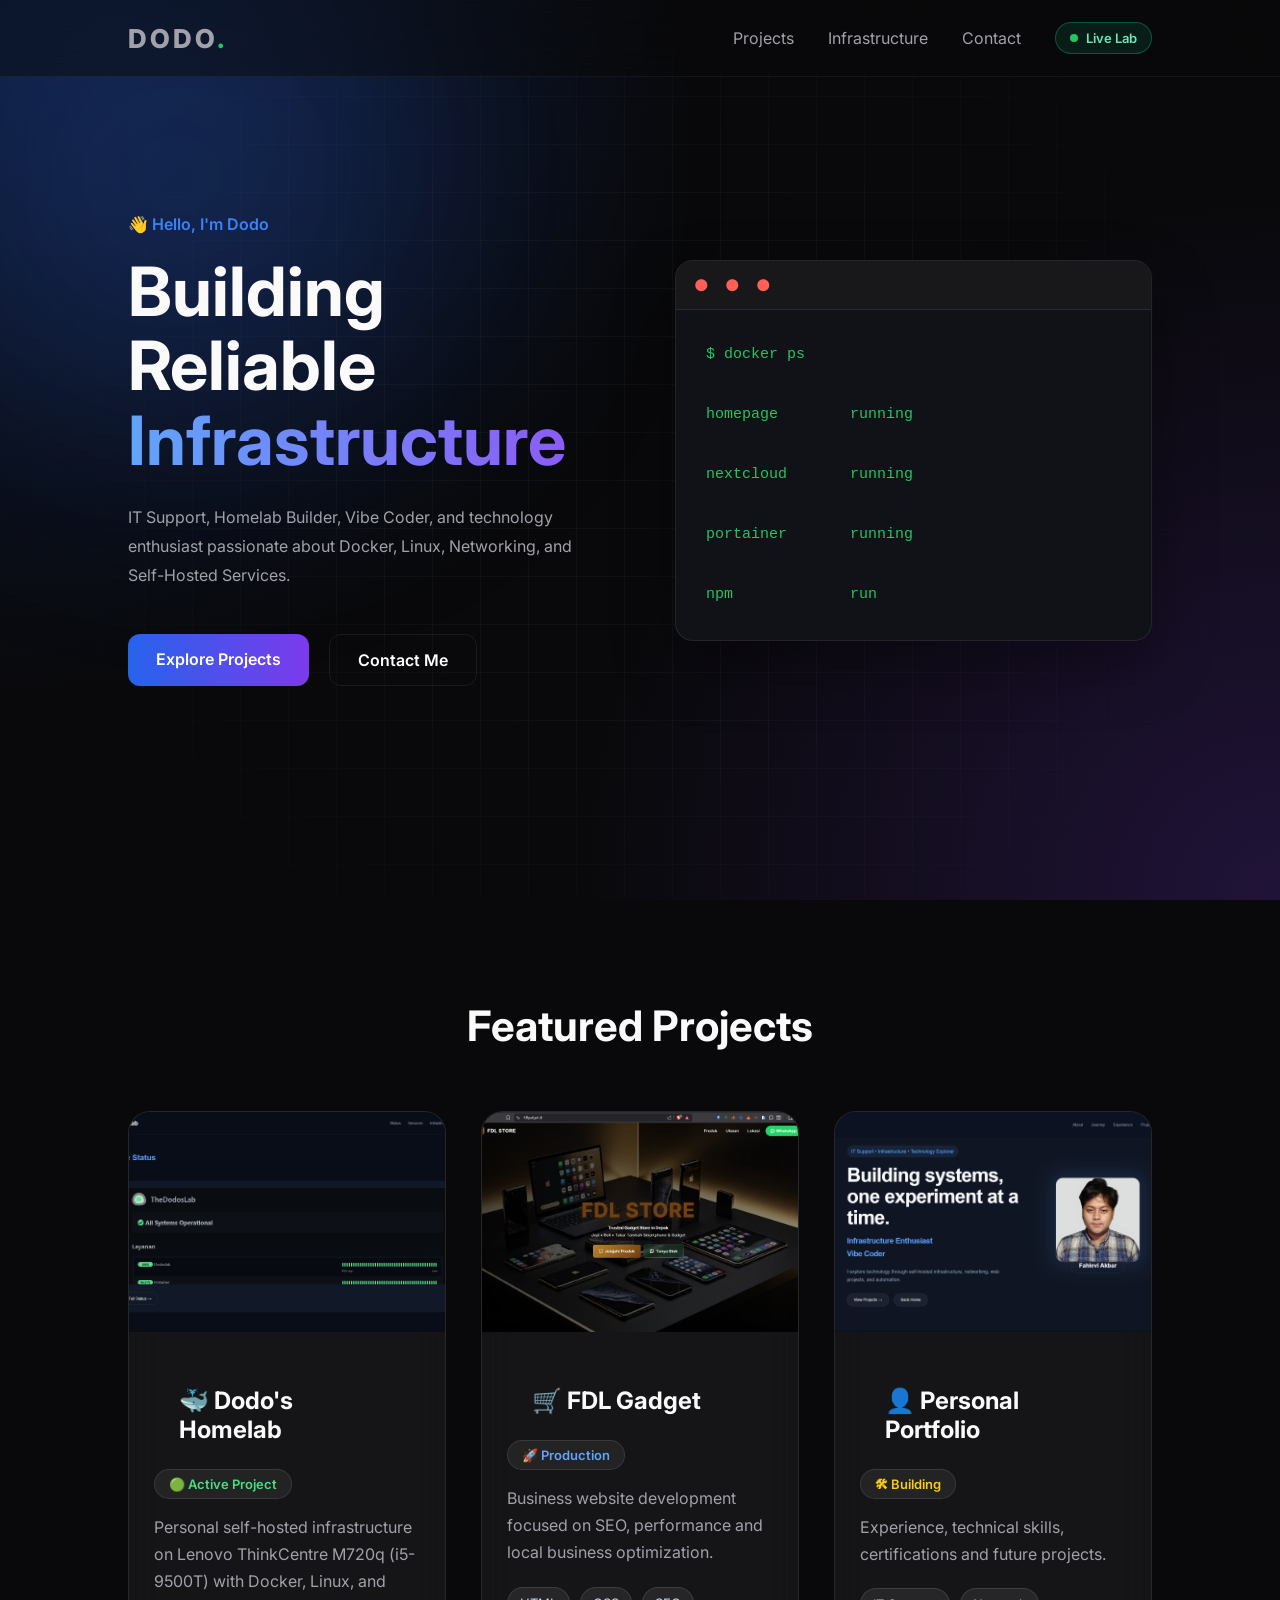
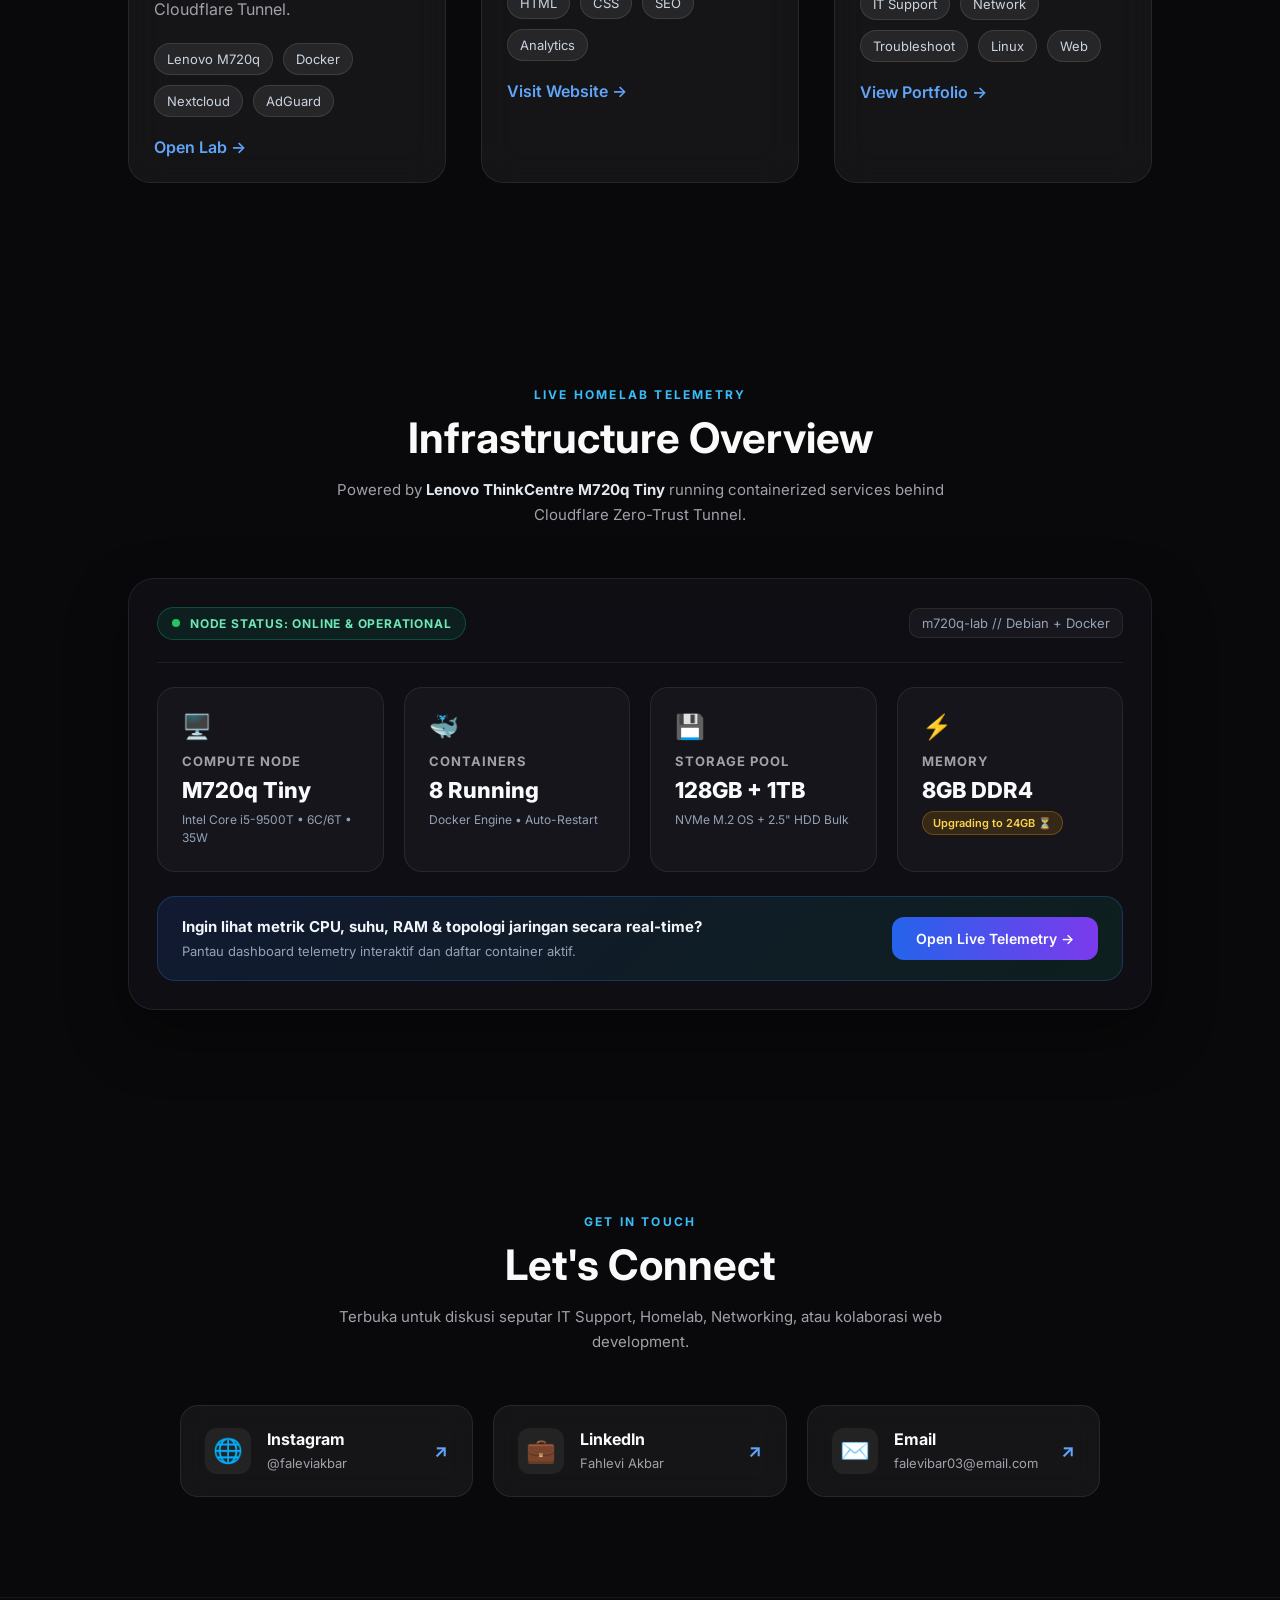
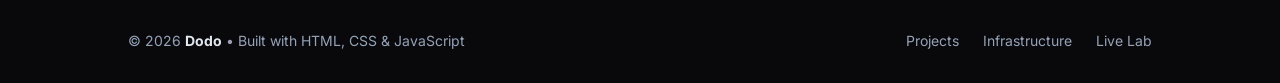
<file: index.html>
<!doctype html>
<html lang="en">
  <head>
    <meta charset="UTF-8" />
    <meta name="viewport" content="width=device-width, initial-scale=1.0" />

    <title>Dodo | Infrastructure Enthusiast</title>

    <meta
      name="description"
      content="IT Support, Homelab Builder, Infrastructure Enthusiast and Web Developer."
    />

    <link
      rel="icon"
      type="image/png"
      href="/favicon/favicon-96x96.png"
      sizes="96x96"
    />
    <link rel="icon" type="image/svg+xml" href="/favicon/favicon.svg" />
    <link rel="shortcut icon" href="/favicon/favicon.ico" />
    <link
      rel="apple-touch-icon"
      sizes="180x180"
      href="/favicon/apple-touch-icon.png"
    />
    <meta name="apple-mobile-web-app-title" content="TheDodos" />
    <link rel="manifest" href="/favicon/site.webmanifest" />

    <link rel="stylesheet" href="css/style.css" />

    <link rel="preconnect" href="https://fonts.googleapis.com" />
    <link rel="preconnect" href="https://fonts.gstatic.com" crossorigin />
    <link
      href="https://fonts.googleapis.com/css2?family=Inter:wght@300;400;500;600;700;800&display=swap"
      rel="stylesheet"
    />

    <link rel="stylesheet" href="https://unpkg.com/aos@2.3.4/dist/aos.css" />
  </head>

  <body>
    <div class="cursor-glow"></div>

    <!-- Background -->
    <div class="background"></div>

    <!-- Navbar -->
    <nav>
      <div class="logo">
        <a href="#">DODO<span class="logo-dot">.</span></a>
      </div>

      <ul>
        <li><a href="#projects">Projects</a></li>
        <li><a href="#infrastructure">Infrastructure</a></li>
        <li><a href="#contact">Contact</a></li>
        <li>
          <a href="homelab-public/index.html" class="nav-lab-pill">
            <span class="pulse-dot"></span> Live Lab
          </a>
        </li>
      </ul>
    </nav>

    <!-- Hero -->
    <section class="hero">
      <div class="hero-left" data-aos="fade-right">
        <p class="tag">👋 Hello, I'm Dodo</p>

        <h1>
          Building Reliable<br />
          <span>Infrastructure</span>
        </h1>

        <p class="description">
          IT Support, Homelab Builder, Vibe Coder, and technology enthusiast
          passionate about Docker, Linux, Networking, and Self-Hosted Services.
        </p>

        <div class="buttons">
          <a href="#projects" class="btn-primary"> Explore Projects </a>
          <a href="#contact" class="btn-secondary"> Contact Me </a>
        </div>
      </div>

      <div class="hero-right" data-aos="fade-left">
        <div class="terminal">
          <div class="terminal-header">● ● ●</div>
          <pre id="terminal"></pre>
        </div>
      </div>
    </section>

    <!-- Projects -->
    <section id="projects">
      <h2>Featured Projects</h2>
      <div class="cards" data-aos="zoom-in">
        <!-- HOMELAB -->
        <div class="card" data-aos="zoom-in">
          <img src="assets/homelab.png" alt="Dodo Homelab" />

          <div class="card-content">
            <h3>🐳 Dodo's Homelab</h3>
            <span class="status active"> 🟢 Active Project </span>
            <p>
              Personal self-hosted infrastructure on Lenovo ThinkCentre M720q
              (i5-9500T) with Docker, Linux, and Cloudflare Tunnel.
            </p>

            <div class="tags">
              <span>Lenovo M720q</span>
              <span>Docker</span>
              <span>Nextcloud</span>
              <span>AdGuard</span>
            </div>

            <a href="homelab-public/index.html"> Open Lab → </a>
          </div>
        </div>

        <!-- FDL -->
        <div class="card" data-aos="zoom-in">
          <img src="assets/fdlstore.png" alt="FDL Gadget" />

          <div class="card-content">
            <h3>🛒 FDL Gadget</h3>
            <span class="status production"> 🚀 Production </span>
            <p>
              Business website development focused on SEO, performance and local
              business optimization.
            </p>

            <div class="tags">
              <span>HTML</span>
              <span>CSS</span>
              <span>SEO</span>
              <span>Analytics</span>
            </div>

            <a href="https://fdlgadget.id"> Visit Website → </a>
          </div>
        </div>

        <!-- PORTFOLIO -->
        <div class="card" data-aos="zoom-in">
          <img src="assets/portofolio.png" alt="Portfolio" />

          <div class="card-content">
            <h3>👤 Personal Portfolio</h3>
            <span class="status building"> 🛠 Building </span>
            <p>
              Experience, technical skills, certifications and future projects.
            </p>

            <div class="tags">
              <span>IT Support</span>
              <span>Network</span>
              <span>Troubleshoot</span>
              <span>Linux</span>
              <span>Web</span>
            </div>

            <a href="portofolio/index.html"> View Portfolio → </a>
          </div>
        </div>
      </div>
    </section>

    <!-- Infrastructure -->
    <section id="infrastructure">
      <div class="section-header" data-aos="fade-up">
        <span class="section-eyebrow">LIVE HOMELAB TELEMETRY</span>
        <h2>Infrastructure Overview</h2>
        <p class="section-subtitle">
          Powered by <strong>Lenovo ThinkCentre M720q Tiny</strong> running
          containerized services behind Cloudflare Zero-Trust Tunnel.
        </p>
      </div>

      <div class="infra-panel" data-aos="fade-up">
        <div class="infra-status-bar">
          <div class="infra-live-badge">
            <span class="pulse-dot"></span>
            <span>NODE STATUS: ONLINE &amp; OPERATIONAL</span>
          </div>
          <span class="infra-node-tag">m720q-lab // Debian + Docker</span>
        </div>

        <div class="stats">
          <div class="stat" data-aos="fade-up">
            <div class="stat-icon">🖥️</div>
            <h3>Compute Node</h3>
            <p class="stat-value">M720q Tiny</p>
            <span class="stat-meta">Intel Core i5-9500T • 6C/6T • 35W</span>
          </div>

          <div class="stat" data-aos="fade-up">
            <div class="stat-icon">🐳</div>
            <h3>Containers</h3>
            <p class="stat-value counter" data-target="8">0</p>
            <span class="stat-meta">Docker Engine • Auto-Restart</span>
          </div>

          <div class="stat" data-aos="fade-up">
            <div class="stat-icon">💾</div>
            <h3>Storage Pool</h3>
            <p class="stat-value">128GB + 1TB</p>
            <span class="stat-meta">NVMe M.2 OS + 2.5" HDD Bulk</span>
          </div>

          <div class="stat" data-aos="fade-up">
            <div class="stat-icon">⚡</div>
            <h3>Memory</h3>
            <p class="stat-value">8GB DDR4</p>
            <span class="stat-badge-upgrade">Upgrading to 24GB ⏳</span>
          </div>
        </div>

        <div class="infra-cta" data-aos="fade-up">
          <div class="infra-cta-text">
            <strong>Ingin lihat metrik CPU, suhu, RAM &amp; topologi jaringan secara real-time?</strong>
            <span>Pantau dashboard telemetry interaktif dan daftar container aktif.</span>
          </div>
          <a href="homelab-public/index.html" class="btn-primary infra-cta-btn">
            Open Live Telemetry →
          </a>
        </div>
      </div>
    </section>

    <!-- Contact -->
    <section id="contact">
      <div class="section-header" data-aos="fade-up">
        <span class="section-eyebrow">GET IN TOUCH</span>
        <h2>Let's Connect</h2>
        <p class="section-subtitle">
          Terbuka untuk diskusi seputar IT Support, Homelab, Networking, atau
          kolaborasi web development.
        </p>
      </div>

      <div class="contact-grid" data-aos="fade-up">
        <a href="https://instagram.com/rabkaivelhaf" target="_blank" rel="noopener noreferrer" class="contact-card">
          <span class="contact-icon">🌐</span>
          <div class="contact-info">
            <strong>Instagram</strong>
            <span>@faleviakbar</span>
          </div>
          <span class="contact-arrow">↗</span>
        </a>

        <a href="https://www.linkedin.com/in/fahleviakbar/" target="_blank" rel="noopener noreferrer" class="contact-card">
          <span class="contact-icon">💼</span>
          <div class="contact-info">
            <strong>LinkedIn</strong>
            <span>Fahlevi Akbar</span>
          </div>
          <span class="contact-arrow">↗</span>
        </a>

        <a href="mailto:falevibar03@email.com" class="contact-card">
          <span class="contact-icon">✉️</span>
          <div class="contact-info">
            <strong>Email</strong>
            <span>falevibar03@email.com</span>
          </div>
          <span class="contact-arrow">↗</span>
        </a>
      </div>
    </section>

    <!-- Footer -->
    <footer>
      <div class="footer-inner">
        <p>© 2026 <strong>Dodo</strong> • Built with HTML, CSS &amp; JavaScript</p>
        <div class="footer-links">
          <a href="#projects">Projects</a>
          <a href="#infrastructure">Infrastructure</a>
          <a href="homelab-public/index.html">Live Lab</a>
        </div>
      </div>
    </footer>

    <script src="https://unpkg.com/aos@2.3.4/dist/aos.js"></script>
    <script src="js/script.js"></script>
  </body>
</html>
</file>
<file: css/style.css>
/* ==========================================
   THE DODOS LANDING PAGE
   Version : 1.0
========================================== */

:root {
  --bg: #09090b;
  --bg2: #111118;

  --card: rgba(255, 255, 255, 0.05);

  --border: rgba(255, 255, 255, 0.08);

  --text: #fafafa;

  --text2: #a1a1aa;

  --primary: #3b82f6;

  --secondary: #8b5cf6;

  --radius: 22px;
}

* {
  margin: 0;
  padding: 0;
  box-sizing: border-box;
}

html {
  scroll-behavior: smooth;
}

body {
  font-family: "Inter", sans-serif;

  background: var(--bg);

  color: var(--text);

  overflow-x: hidden;
}

.cursor-glow {
  position: fixed;

  width: 350px;

  height: 350px;

  border-radius: 50%;

  background: rgba(59, 130, 246, 0.1);

  filter: blur(120px);

  pointer-events: none;

  z-index: -1;

  transition: 0.08s;
}

/* Background */

.background {
  position: fixed;
  inset: 0;
  background:
    radial-gradient(circle at top left, #2563eb33, transparent 45%),
    radial-gradient(circle at bottom right, #7c3aed33, transparent 45%),
    linear-gradient(#09090b, #09090b);
  z-index: -2;
}

.background::before {
  content: "";
  position: absolute;
  inset: 0;
  background-image:
    linear-gradient(rgba(255, 255, 255, 0.03) 1px, transparent 1px),
    linear-gradient(90deg, rgba(255, 255, 255, 0.03) 1px, transparent 1px);
  background-size: 48px 48px;
  mask-image: radial-gradient(circle at center, black 35%, transparent 85%);
  -webkit-mask-image: radial-gradient(circle at center, black 35%, transparent 85%);
  pointer-events: none;
}

/* Animated Glow */

.background::after {
  content: "";

  position: absolute;

  width: 600px;

  height: 600px;

  border-radius: 50%;

  background: #2563eb22;

  filter: blur(120px);

  top: -150px;

  left: -100px;

  animation: float 10s ease-in-out infinite;
}

@keyframes float {
  0% {
    transform: translateY(0);
  }

  50% {
    transform: translateY(80px);
  }

  100% {
    transform: translateY(0);
  }
}

/* NAVBAR */

nav {
  width: 100%;

  position: fixed;

  top: 0;

  left: 0;

  display: flex;

  justify-content: space-between;

  align-items: center;

  padding: 22px 10%;

  backdrop-filter: blur(18px);

  background: rgba(9, 9, 11, 0.45);

  border-bottom: 1px solid rgba(255, 255, 255, 0.05);

  z-index: 999;
}

nav a.active {
  color: white;
}

.logo {
  font-size: 26px;
  font-weight: 800;
  letter-spacing: 3px;
}

.logo-dot {
  color: #22c55e;
}

nav ul {
  display: flex;
  align-items: center;
  list-style: none;
  gap: 34px;
}

.nav-lab-pill {
  display: inline-flex;
  align-items: center;
  gap: 8px;
  padding: 7px 14px;
  border-radius: 999px;
  background: rgba(16, 185, 129, 0.12);
  border: 1px solid rgba(16, 185, 129, 0.35);
  color: #6ee7b7 !important;
  font-size: 13px;
  font-weight: 600;
}

.nav-lab-pill:hover {
  background: rgba(16, 185, 129, 0.22);
  border-color: rgba(16, 185, 129, 0.6);
}

.pulse-dot {
  width: 8px;
  height: 8px;
  border-radius: 50%;
  background: #22c55e;
  box-shadow: 0 0 0 0 rgba(34, 197, 94, 0.7);
  animation: pulse-ring 1.8s infinite;
  display: inline-block;
}

@keyframes pulse-ring {
  0% {
    box-shadow: 0 0 0 0 rgba(34, 197, 94, 0.7);
  }
  70% {
    box-shadow: 0 0 0 8px rgba(34, 197, 94, 0);
  }
  100% {
    box-shadow: 0 0 0 0 rgba(34, 197, 94, 0);
  }
}

nav a {
  text-decoration: none;

  color: var(--text2);

  transition: 0.3s;
}

nav a:hover {
  color: white;
}

/* HERO */

.hero {
  min-height: 100vh;

  display: grid;

  grid-template-columns: 1fr 1fr;

  align-items: center;

  gap: 70px;

  padding: 120px 10%;
}

.tag {
  color: var(--primary);

  margin-bottom: 20px;

  font-weight: 600;
}

.hero h1 {
  font-size: 68px;

  line-height: 1.1;

  margin-bottom: 25px;
}

.hero span {
  background: linear-gradient(90deg, #60a5fa, #8b5cf6);

  -webkit-background-clip: text;

  -webkit-text-fill-color: transparent;
}

.description {
  color: var(--text2);

  line-height: 1.8;

  max-width: 550px;
}

/* BUTTON */

.buttons {
  display: flex;

  gap: 20px;

  margin-top: 45px;
}

.buttons a {
  text-decoration: none;

  padding: 15px 28px;

  border-radius: 12px;

  font-weight: 600;

  transition: 0.3s;
}

.btn-primary {
  background: linear-gradient(90deg, #2563eb, #7c3aed);

  color: white;
}

.btn-primary:hover {
  transform: translateY(-3px);

  box-shadow: 0 15px 35px rgba(37, 99, 235, 0.35);
}

.btn-secondary {
  border: 1px solid var(--border);

  color: white;
}

.btn-secondary:hover {
  background: white;

  color: black;
}

.quick-access {
  padding: 80px 10%;
}

.access-grid {
  display: grid;

  grid-template-columns: repeat(3, 1fr);

  gap: 30px;
}

.access-card {
  background: rgba(255, 255, 255, 0.05);

  border: 1px solid rgba(255, 255, 255, 0.08);

  padding: 35px;

  border-radius: 22px;

  transition: 0.3s;
}

.access-card:hover {
  transform: translateY(-10px);

  border-color: #3b82f6;
}

.access-card h3 {
  font-size: 24px;

  margin-bottom: 15px;
}

.access-card p {
  color: #a1a1aa;

  line-height: 1.7;
}

.access-card a {
  display: inline-block;

  margin-top: 20px;

  color: #60a5fa;

  text-decoration: none;

  font-weight: 600;
}

@media (max-width: 900px) {
  .access-grid {
    grid-template-columns: 1fr;
  }
}

/* TERMINAL */

.terminal {
  background: #111118;

  border: 1px solid var(--border);

  border-radius: 18px;

  overflow: hidden;

  box-shadow: 0 25px 60px rgba(0, 0, 0, 0.35);
}

.terminal-header {
  padding: 14px 18px;

  background: #18181b;

  border-bottom: 1px solid var(--border);

  color: #ff5f56;

  letter-spacing: 6px;
}

.terminal pre {
  padding: 30px;

  color: #22c55e;

  font-size: 15px;

  line-height: 2;
}

/* SECTION */

section {
  padding: 100px 10%;
}

section h2 {
  text-align: center;

  font-size: 42px;

  margin-bottom: 60px;
}

/* PROJECT */

.cards {
  display: grid;

  grid-template-columns: repeat(3, 1fr);

  gap: 35px;
}

.card {
  background: var(--card);

  backdrop-filter: blur(18px);

  border: 1px solid var(--border);

  border-radius: var(--radius);

  overflow: hidden;

  transition: 0.35s ease;
}

.card:hover {
  transform: translateY(-8px);

  border-color: #3b82f6;

  box-shadow: 0 20px 50px rgba(59, 130, 246, 0.18);
}

.card img {
  width: 100%;

  height: 220px;

  object-fit: cover;
}

.card h3 {
  padding: 25px 25px 10px;
}

.card p {
  padding: 0 25px;

  color: var(--text2);

  line-height: 1.7;
}

.card a {
  display: inline-block;

  margin: 25px;

  color: #60a5fa;

  text-decoration: none;
}

/* PROJECT CARD UPGRADE */

.card-content {
  padding: 25px;
}

.card-content h3 {
  font-size: 24px;

  margin-bottom: 15px;
}

.card-content p {
  padding: 0;

  margin-bottom: 20px;
}

.tags {
  display: flex;

  flex-wrap: wrap;

  gap: 10px;

  margin-bottom: 20px;
}

.tags span {
  font-size: 13px;

  padding: 7px 12px;

  border-radius: 999px;

  background: rgba(255, 255, 255, 0.08);

  border: 1px solid rgba(255, 255, 255, 0.1);

  color: #cbd5e1;
}

.card a {
  margin: 0;

  font-weight: 600;
}

.status {
  display: inline-block;

  margin-bottom: 15px;

  padding: 6px 14px;

  border-radius: 999px;

  font-size: 13px;

  font-weight: 600;

  background: rgba(255, 255, 255, 0.06);

  border: 1px solid rgba(255, 255, 255, 0.1);
}

.status.active {
  color: #4ade80;
}

.status.production {
  color: #60a5fa;
}

.status.building {
  color: #facc15;
}

/* SECTION HEADERS */

.section-header {
  text-align: center;
  max-width: 640px;
  margin: 0 auto 50px;
}

.section-header h2 {
  margin-bottom: 14px;
}

.section-eyebrow {
  display: inline-block;
  font-size: 12px;
  font-weight: 700;
  letter-spacing: 2.2px;
  color: #38bdf8;
  margin-bottom: 10px;
}

.section-subtitle {
  color: var(--text2);
  font-size: 15px;
  line-height: 1.7;
}

.section-subtitle strong {
  color: #e2e8f0;
}

/* INFRA */

.infra-panel {
  background: rgba(17, 17, 24, 0.72);
  backdrop-filter: blur(20px);
  border: 1px solid rgba(255, 255, 255, 0.08);
  border-radius: 26px;
  padding: 28px;
  box-shadow: 0 25px 60px rgba(0, 0, 0, 0.4);
}

.infra-status-bar {
  display: flex;
  flex-wrap: wrap;
  justify-content: space-between;
  align-items: center;
  gap: 12px;
  padding-bottom: 22px;
  margin-bottom: 24px;
  border-bottom: 1px solid rgba(255, 255, 255, 0.07);
}

.infra-live-badge {
  display: inline-flex;
  align-items: center;
  gap: 10px;
  padding: 8px 14px;
  border-radius: 999px;
  background: rgba(16, 185, 129, 0.1);
  border: 1px solid rgba(16, 185, 129, 0.3);
  color: #6ee7b7;
  font-size: 12px;
  font-weight: 700;
  letter-spacing: 0.8px;
}

.infra-node-tag {
  font-size: 13px;
  color: #94a3b8;
  background: rgba(255, 255, 255, 0.04);
  border: 1px solid rgba(255, 255, 255, 0.08);
  padding: 6px 12px;
  border-radius: 10px;
}

.stats {
  display: grid;
  grid-template-columns: repeat(4, 1fr);
  gap: 20px;
}

.stat {
  text-align: left;
  background: rgba(255, 255, 255, 0.03);
  border: 1px solid var(--border);
  border-radius: 18px;
  padding: 24px;
  transition: 0.3s ease;
}

.stat:hover {
  transform: translateY(-5px);
  border-color: rgba(56, 189, 248, 0.45);
  background: rgba(255, 255, 255, 0.05);
  box-shadow: 0 16px 35px rgba(37, 99, 235, 0.14);
}

.stat-icon {
  font-size: 24px;
  margin-bottom: 12px;
}

.stat h3 {
  font-size: 13px;
  text-transform: uppercase;
  letter-spacing: 1px;
  color: var(--text2);
  margin-bottom: 8px;
}

.stat .stat-value {
  color: #f8fafc;
  font-size: 22px;
  font-weight: 800;
  margin-bottom: 8px;
}

.stat-meta {
  display: block;
  font-size: 12px;
  color: #94a3b8;
  line-height: 1.5;
}

.stat-badge-upgrade {
  display: inline-block;
  font-size: 11px;
  font-weight: 600;
  color: #fcd34d;
  background: rgba(245, 158, 11, 0.14);
  border: 1px solid rgba(245, 158, 11, 0.3);
  padding: 4px 10px;
  border-radius: 999px;
}

.infra-cta {
  margin-top: 24px;
  padding: 20px 24px;
  border-radius: 18px;
  background: linear-gradient(
    135deg,
    rgba(37, 99, 235, 0.14),
    rgba(16, 185, 129, 0.1)
  );
  border: 1px solid rgba(59, 130, 246, 0.25);
  display: flex;
  flex-wrap: wrap;
  align-items: center;
  justify-content: space-between;
  gap: 18px;
}

.infra-cta-text strong {
  display: block;
  font-size: 15px;
  color: #f1f5f9;
  margin-bottom: 4px;
}

.infra-cta-text span {
  font-size: 13px;
  color: #94a3b8;
}

.infra-cta-btn {
  text-decoration: none;
  padding: 13px 24px;
  border-radius: 12px;
  font-weight: 600;
  font-size: 14px;
  white-space: nowrap;
  transition: 0.3s ease;
}

/* CONTACT */

.contact-grid {
  display: grid;
  grid-template-columns: repeat(3, 1fr);
  gap: 20px;
  max-width: 920px;
  margin: 0 auto;
}

.contact-card {
  display: flex;
  align-items: center;
  gap: 16px;
  padding: 22px 24px;
  border-radius: 18px;
  background: var(--card);
  backdrop-filter: blur(14px);
  border: 1px solid var(--border);
  text-decoration: none;
  color: var(--text);
  transition: 0.3s ease;
}

.contact-card:hover {
  transform: translateY(-5px);
  border-color: rgba(96, 165, 250, 0.5);
  background: rgba(255, 255, 255, 0.08);
  box-shadow: 0 18px 40px rgba(37, 99, 235, 0.15);
}

.contact-icon {
  font-size: 24px;
  width: 46px;
  height: 46px;
  display: flex;
  align-items: center;
  justify-content: center;
  border-radius: 12px;
  background: rgba(255, 255, 255, 0.06);
  flex-shrink: 0;
}

.contact-info strong {
  display: block;
  font-size: 16px;
  margin-bottom: 3px;
}

.contact-info span {
  font-size: 13px;
  color: var(--text2);
}

.contact-arrow {
  margin-left: auto;
  color: #60a5fa;
  font-size: 18px;
  font-weight: 700;
  transition: transform 0.25s ease;
}

.contact-card:hover .contact-arrow {
  transform: translate(3px, -3px);
}

/* FOOTER */

footer {
  border-top: 1px solid rgba(255, 255, 255, 0.06);
  padding: 34px 10%;
  color: #94a3b8;
  font-size: 14px;
}

.footer-inner {
  display: flex;
  flex-wrap: wrap;
  justify-content: space-between;
  align-items: center;
  gap: 16px;
}

.footer-inner strong {
  color: #e2e8f0;
}

.footer-links {
  display: flex;
  gap: 24px;
}

.footer-links a {
  color: #94a3b8;
  text-decoration: none;
  transition: 0.25s;
}

.footer-links a:hover {
  color: #60a5fa;
}

/* MOBILE */

@media (max-width: 1000px) {
  .hero {
    grid-template-columns: 1fr;

    text-align: center;
  }

  .description {
    margin: auto;
  }

  .buttons {
    justify-content: center;
  }

  .cards {
    grid-template-columns: 1fr;
  }

  .stats {
    grid-template-columns: repeat(2, 1fr);
  }

  .contact-grid {
    grid-template-columns: 1fr;
  }
}

@media (max-width: 700px) {
  nav {
    padding: 18px 20px;
  }

  nav ul li:not(:last-child) {
    display: none;
  }

  .hero h1 {
    font-size: 48px;
  }

  .stats {
    grid-template-columns: 1fr;
  }

  .infra-panel {
    padding: 20px;
  }

  .infra-cta {
    flex-direction: column;
    align-items: flex-start;
  }

  .footer-inner {
    flex-direction: column;
    text-align: center;
  }
}
</file>
